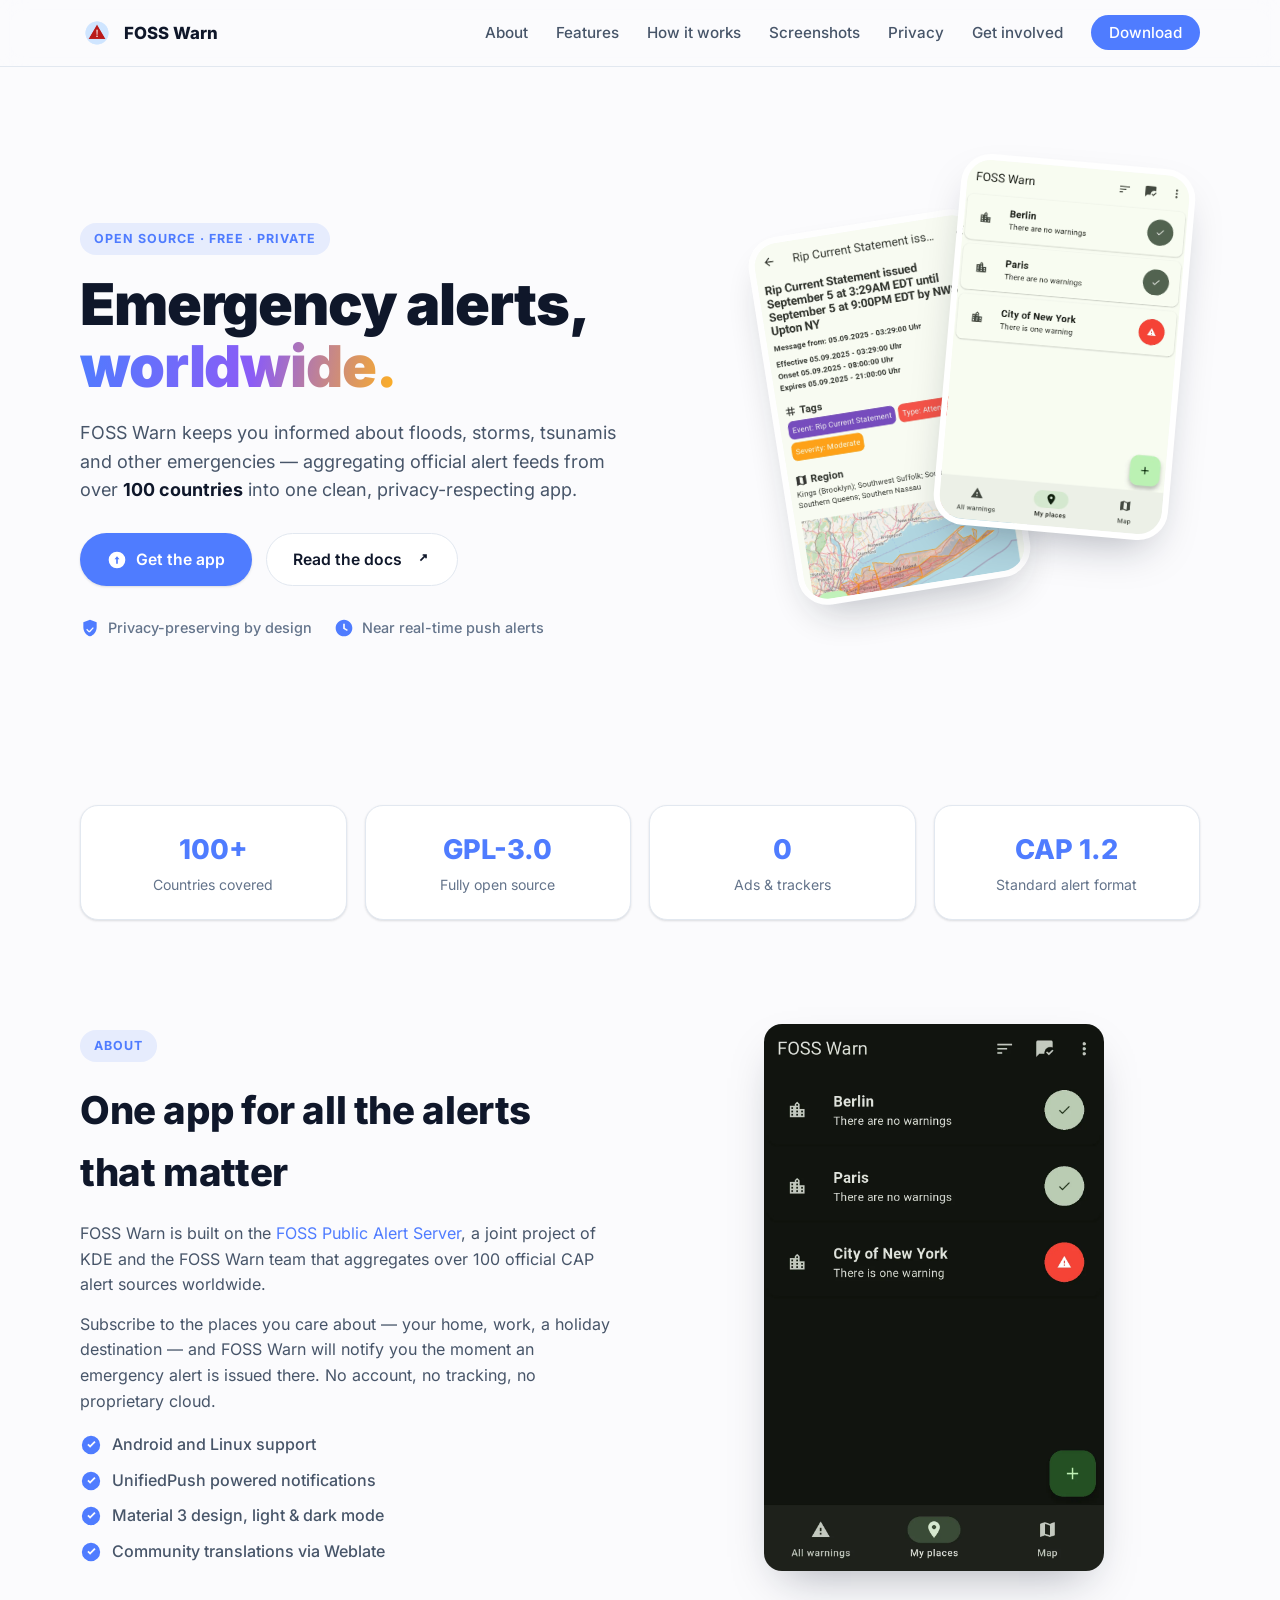
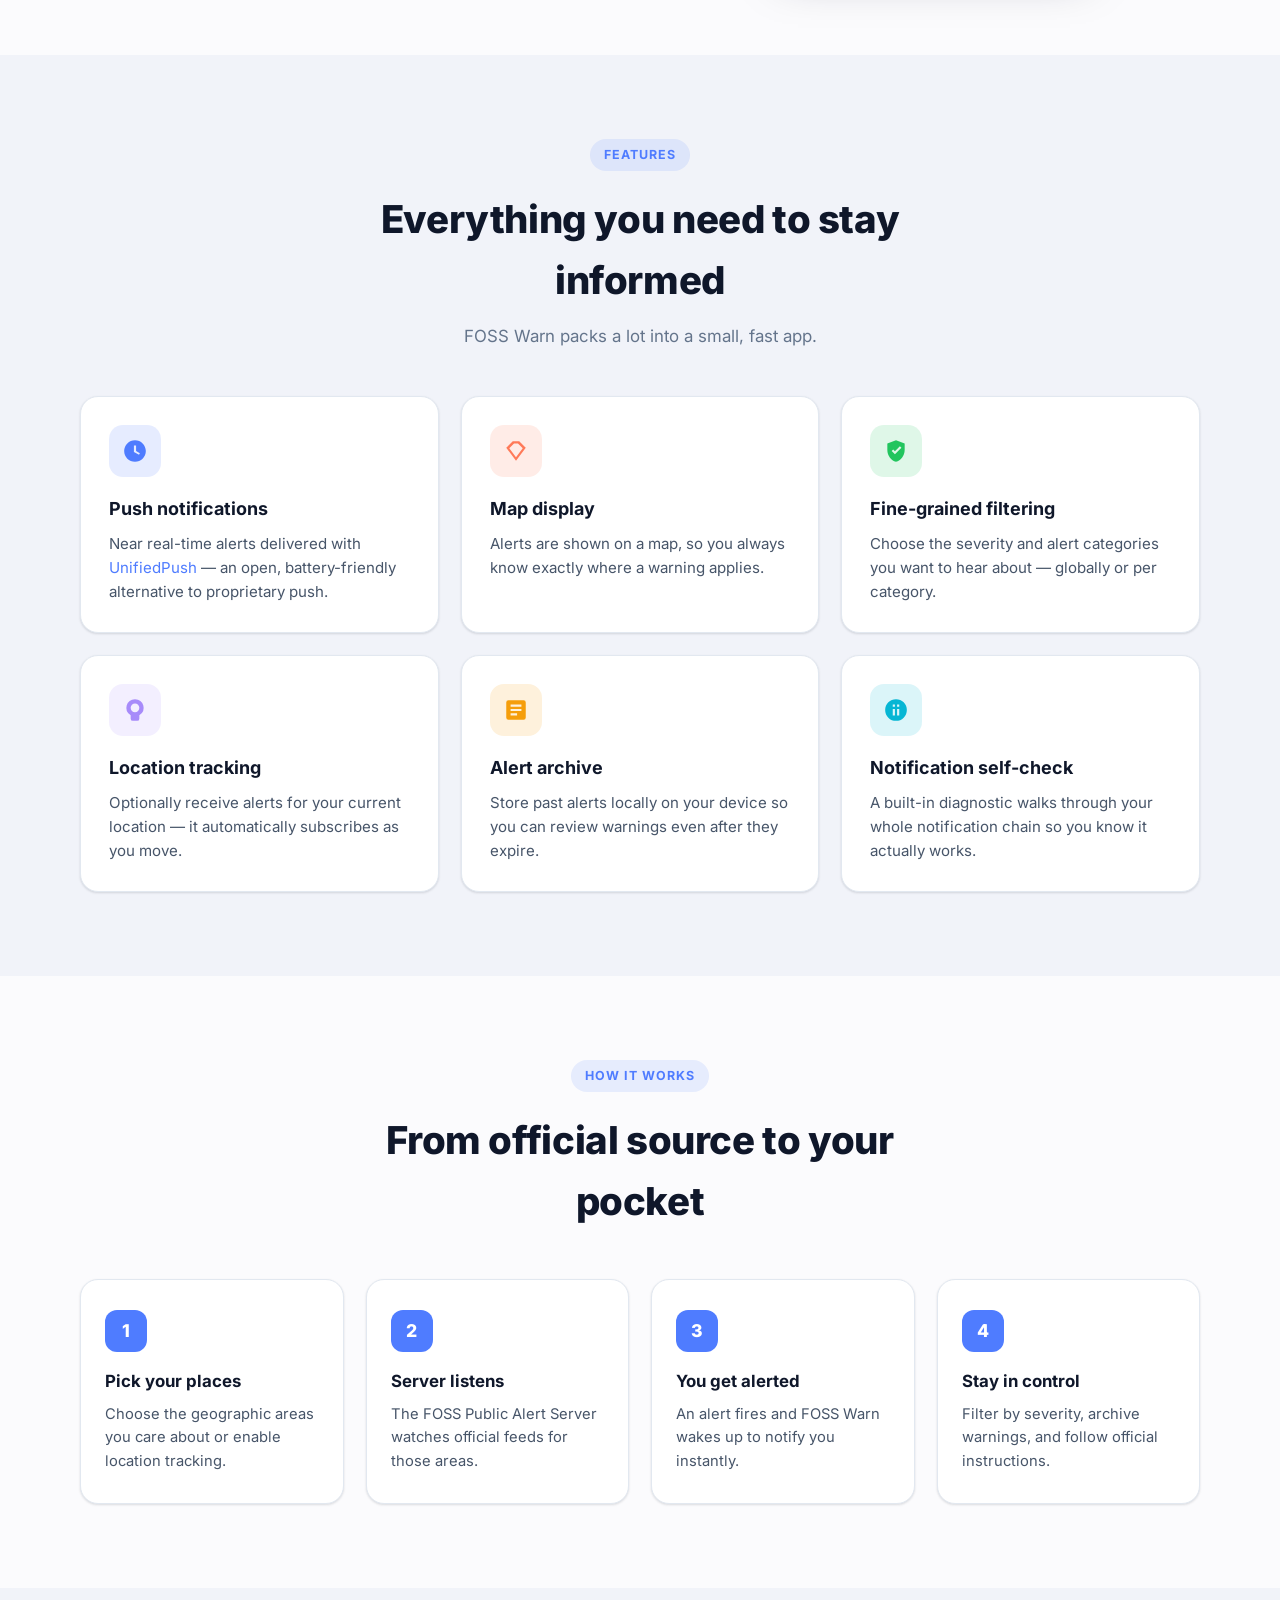
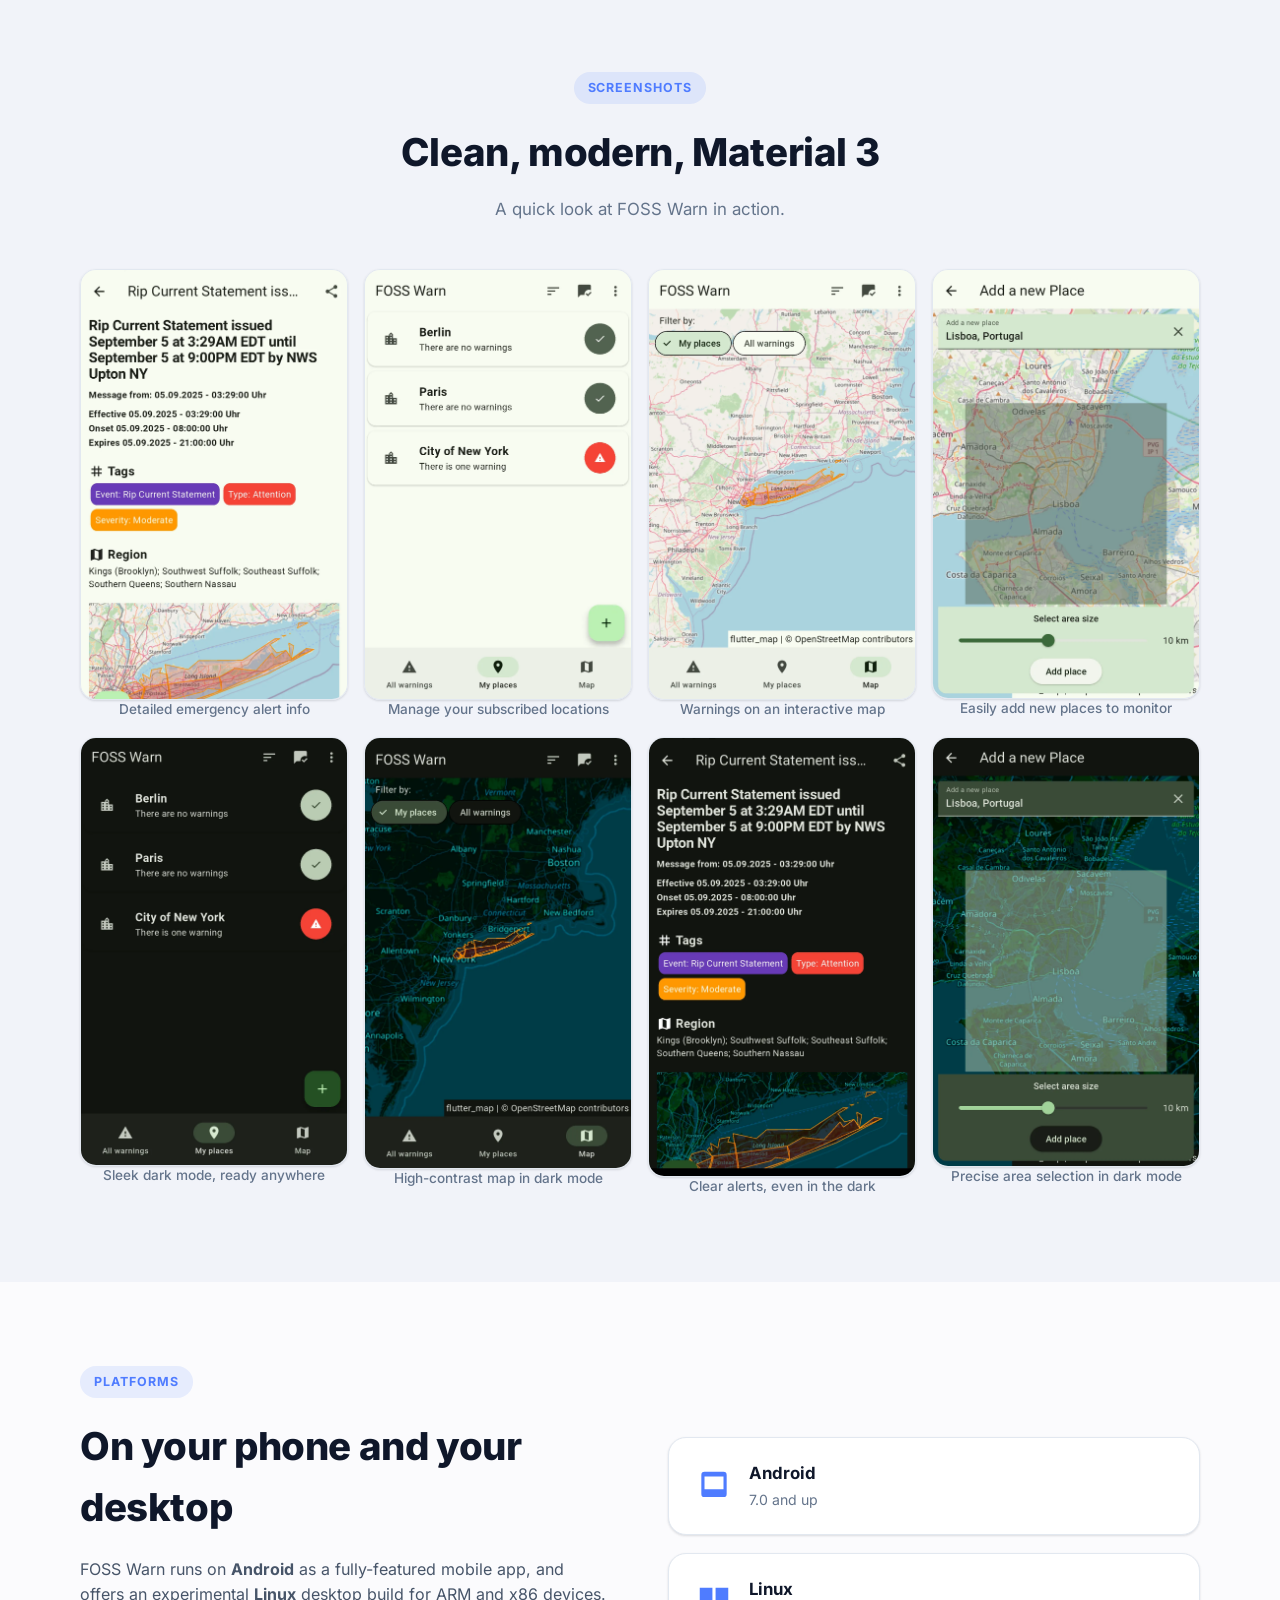
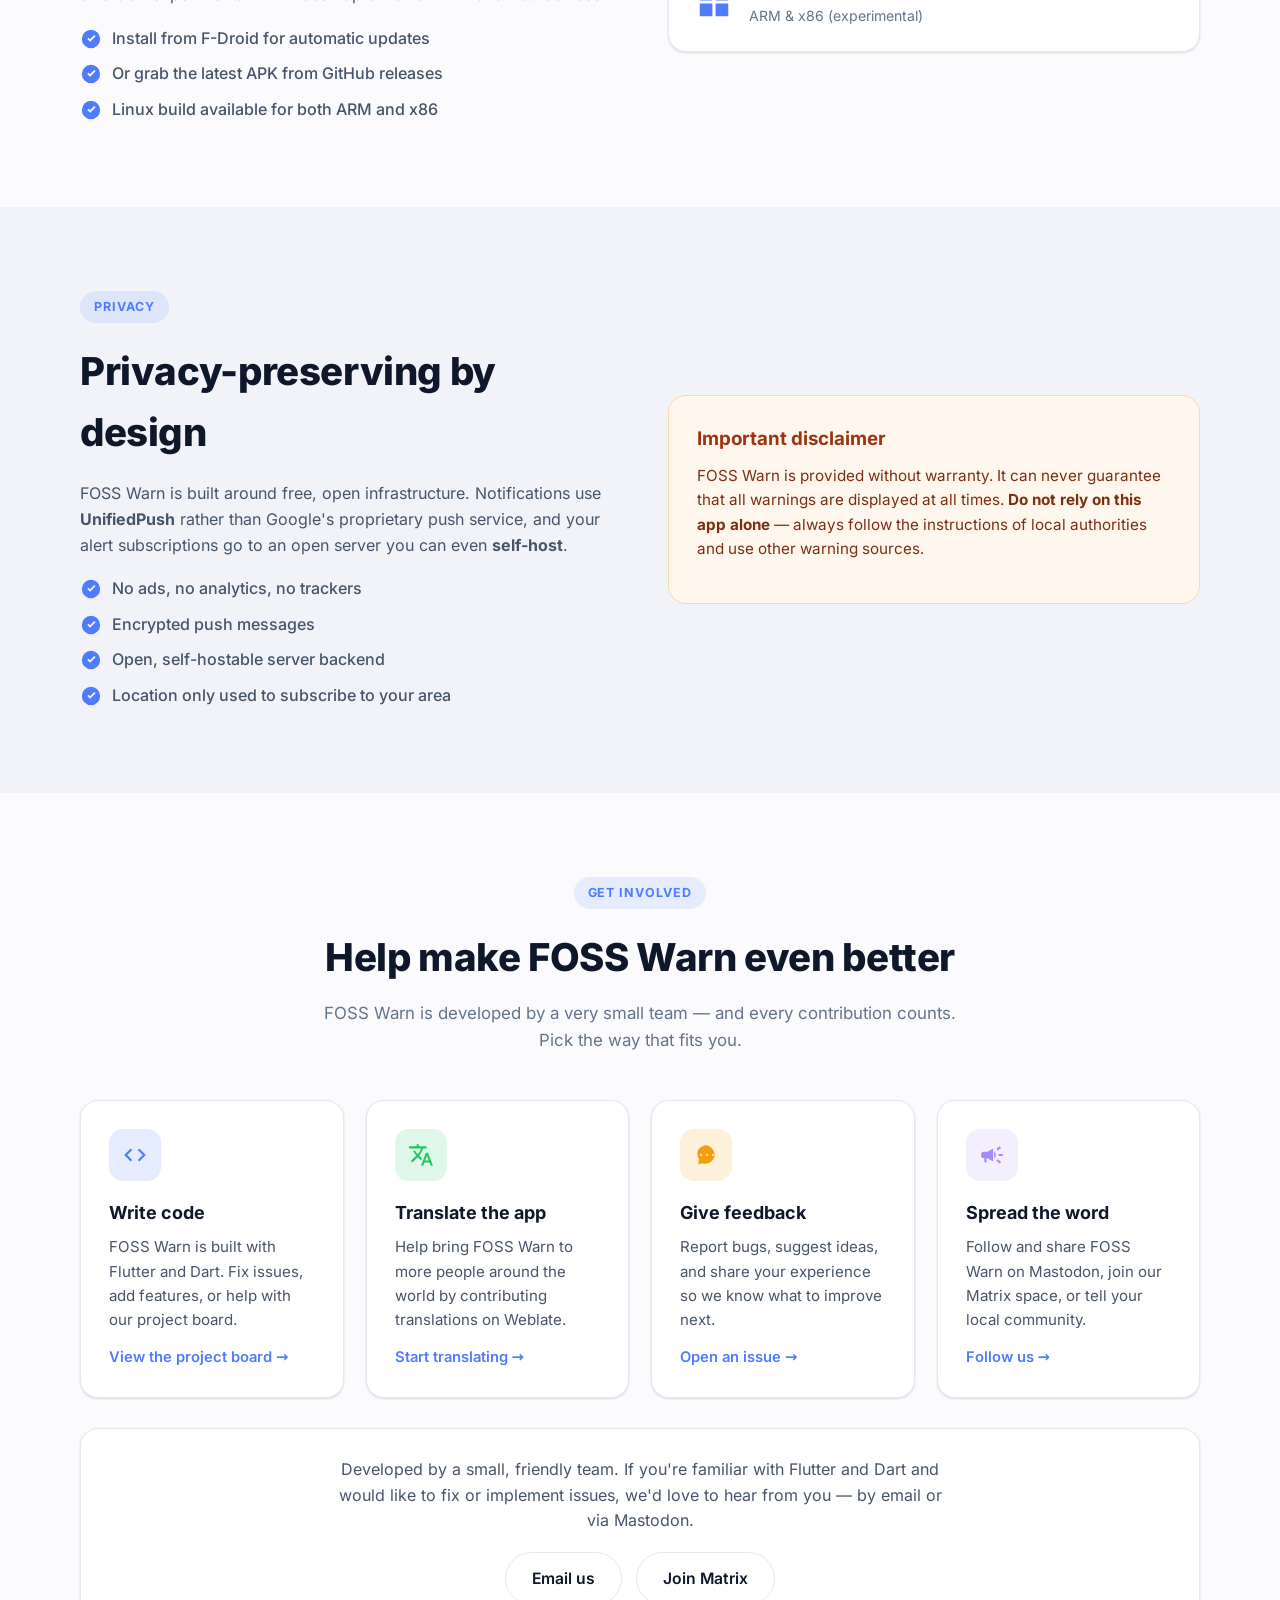
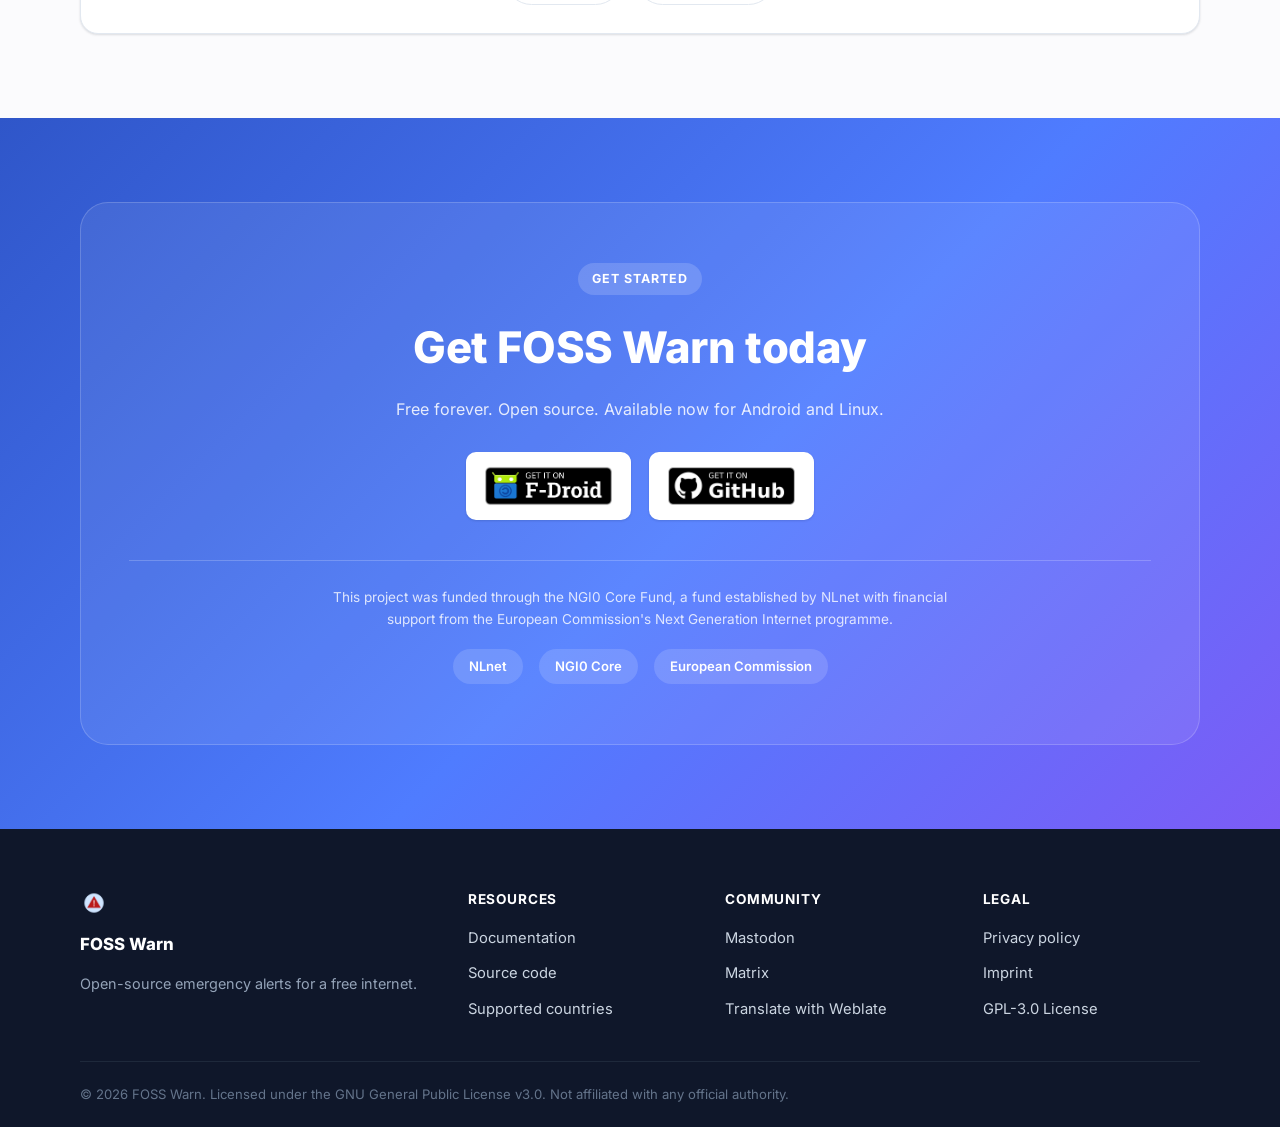
<file: website/index.html>
<!DOCTYPE html>
<html lang="en">
<head>
  <meta charset="UTF-8" />
  <meta name="viewport" content="width=device-width, initial-scale=1.0" />
  <title>FOSS Warn — Emergency alerts, worldwide & open source</title>
  <meta name="description" content="FOSS Warn is a free, open-source app for Android and Linux that delivers emergency alerts from over 100 countries via the FOSS Public Alert Server." />
  <link rel="icon" type="image/png" href="assets/icon.png" />
  <link rel="stylesheet" href="styles.css" />
</head>
<body>
  <!--
    Material Design Icons (Apache-2.0) — used for the "Get involved" section's
    three icons (code, translate, campaign). Source:
    https://github.com/google/material-design-icons
    Licensed under the Apache License, Version 2.0.
    Icon paths may have been modified to fit the page's icon grid.
    All other inline SVG icons on this page are original artwork.
  -->
  <a class="skip-link" href="#main">Skip to content</a>

  <header class="site-header" id="site-header">
    <nav class="nav container" aria-label="Primary">
      <a class="brand" href="#top">
        <img src="assets/icon.png" alt="FOSS Warn logo" width="34" height="34" />
        <span>FOSS&nbsp;Warn</span>
      </a>
      <button class="nav-toggle" id="nav-toggle" aria-expanded="false" aria-controls="nav-menu" aria-label="Toggle menu">
        <span></span><span></span><span></span>
      </button>
      <ul class="nav-menu" id="nav-menu">
        <li><a href="#about">About</a></li>
        <li><a href="#features">Features</a></li>
        <li><a href="#how-it-works">How it works</a></li>
        <li><a href="#screenshots">Screenshots</a></li>
        <li><a href="#privacy">Privacy</a></li>
        <li><a href="#involved">Get involved</a></li>
        <li><a href="#download" class="nav-cta">Download</a></li>
      </ul>
    </nav>
  </header>

  <main id="main">
    <!-- HERO -->
    <section class="hero" id="top">
      <div class="container hero-grid">
        <div class="hero-copy">
          <span class="eyebrow">Open source · Free · Private</span>
          <h1>Emergency alerts,<br /><span class="grad">worldwide.</span></h1>
          <p class="lede">
            FOSS Warn keeps you informed about floods, storms, tsunamis and other
            emergencies — aggregating official alert feeds from over
            <strong>100 countries</strong> into one clean, privacy-respecting app.
          </p>
          <div class="hero-actions">
            <a class="btn btn-primary" href="#download">
              <svg viewBox="0 0 24 24" aria-hidden="true"><path fill="currentColor" d="M12 2a10 10 0 1 0 0 20 10 10 0 0 0 0-20Zm1 14.5h-2V11H9l3-3.5L15 11h-2v5.5Z"/></svg>
              Get the app
            </a>
            <a class="btn btn-ghost" href="https://docs.fosswarn.org" target="_blank" rel="noopener">
              Read the docs
              <svg viewBox="0 0 24 24" aria-hidden="true"><path fill="currentColor" d="M14 5h5v5h-2V8.4l-5 5-1.4-1.4 5-5H14V5Z"/></svg>
            </a>
          </div>
          <ul class="hero-meta">
            <li><svg viewBox="0 0 24 24" aria-hidden="true"><path fill="currentColor" d="M12 2 4 5v6c0 5 3.4 9.7 8 11 4.6-1.3 8-6 8-11V5l-8-3Zm0 15h-1.5l-3-3 1-1 2.5 2.5 4.5-4.5 1 1L12 17Z"/></svg> Privacy-preserving by design</li>
            <li><svg viewBox="0 0 24 24" aria-hidden="true"><path fill="currentColor" d="M12 2C6.5 2 2 6.5 2 12s4.5 10 10 10 10-4.5 10-10S17.5 2 12 2Zm-1 5h2v5l3.5 2-.8 1.5L11 13V7Z"/></svg> Near real-time push alerts</li>
          </ul>
        </div>
        <div class="hero-visual" aria-hidden="true">
          <img src="assets/screenshots/shot_1.webp" alt="" class="phone phone-back" />
          <img src="assets/screenshots/shot_2.webp" alt="" class="phone phone-front" />
        </div>
      </div>
    </section>

    <!-- TICKER / TRUST BAR -->
    <section class="trust container">
      <div class="trust-item">
        <span class="trust-num">100+</span>
        <span class="trust-label">Countries covered</span>
      </div>
      <div class="trust-item">
        <span class="trust-num">GPL-3.0</span>
        <span class="trust-label">Fully open source</span>
      </div>
      <div class="trust-item">
        <span class="trust-num">0</span>
        <span class="trust-label">Ads & trackers</span>
      </div>
      <div class="trust-item">
        <span class="trust-num">CAP 1.2</span>
        <span class="trust-label">Standard alert format</span>
      </div>
    </section>

    <!-- ABOUT -->
    <section class="section" id="about">
      <div class="container split">
        <div class="split-copy">
          <span class="eyebrow">About</span>
          <h2>One app for all the alerts that matter</h2>
          <p>
            FOSS Warn is built on the
            <a href="https://invent.kde.org/webapps/foss-public-alert-server" target="_blank" rel="noopener">FOSS Public Alert Server</a>,
            a joint project of KDE and the FOSS Warn team that aggregates over
            100 official CAP alert sources worldwide.
          </p>
          <p>
            Subscribe to the places you care about — your home, work, a holiday
            destination — and FOSS Warn will notify you the moment an emergency
            alert is issued there. No account, no tracking, no proprietary cloud.
          </p>
          <ul class="check-list">
            <li>Android and Linux support</li>
            <li>UnifiedPush powered notifications</li>
            <li>Material 3 design, light & dark mode</li>
            <li>Community translations via Weblate</li>
          </ul>
        </div>
        <div class="split-visual">
          <img src="assets/screenshots/shot_5.webp" alt="FOSS Warn showing the subscribed places list" />
        </div>
      </div>
    </section>

    <!-- FEATURES -->
    <section class="section section-alt" id="features">
      <div class="container">
        <div class="section-head">
          <span class="eyebrow">Features</span>
          <h2>Everything you need to stay informed</h2>
          <p>FOSS Warn packs a lot into a small, fast app.</p>
        </div>
        <div class="feature-grid">
          <article class="card">
            <div class="card-icon" style="--i:#4f7cff"><svg viewBox="0 0 24 24" aria-hidden="true"><path fill="currentColor" d="M12 2C6.5 2 2 6.5 2 12s4.5 10 10 10 10-4.5 10-10S17.5 2 12 2Zm-1 5h2v5l3.5 2-.8 1.5L11 13V7Z"/></svg></div>
            <h3>Push notifications</h3>
            <p>Near real-time alerts delivered with <a href="https://unifiedpush.org" target="_blank" rel="noopener">UnifiedPush</a> — an open, battery-friendly alternative to proprietary push.</p>
          </article>
          <article class="card">
            <div class="card-icon" style="--i:#ff7a59"><svg viewBox="0 0 24 24" aria-hidden="true"><path fill="currentColor" d="M9 3 3 9l9 12 9-12-6-6H9Zm1.2 2h3.6l4.4 4.4-6.2 8.3-6.2-8.3L10.2 5Z"/></svg></div>
            <h3>Map display</h3>
            <p>Alerts are shown on a map, so you always know exactly where a warning applies.</p>
          </article>
          <article class="card">
            <div class="card-icon" style="--i:#22c55e"><svg viewBox="0 0 24 24" aria-hidden="true"><path fill="currentColor" d="M12 2 4 5v6c0 5 3.4 9.7 8 11 4.6-1.3 8-6 8-11V5l-8-3Zm-1 13-3-3 1.4-1.4L11 12.2l4.6-4.6L17 9l-6 6Z"/></svg></div>
            <h3>Fine-grained filtering</h3>
            <p>Choose the severity and alert categories you want to hear about — globally or per category.</p>
          </article>
          <article class="card">
            <div class="card-icon" style="--i:#a78bfa"><svg viewBox="0 0 24 24" aria-hidden="true"><path fill="currentColor" d="M12 2a8 8 0 0 0-4 14.9V20a2 2 0 0 0 2 2h4a2 2 0 0 0 2-2v-3.1A8 8 0 0 0 12 2Zm0 4a4 4 0 1 1 0 8 4 4 0 0 1 0-8Z"/></svg></div>
            <h3>Location tracking</h3>
            <p>Optionally receive alerts for your current location — it automatically subscribes as you move.</p>
          </article>
          <article class="card">
            <div class="card-icon" style="--i:#f59e0b"><svg viewBox="0 0 24 24" aria-hidden="true"><path fill="currentColor" d="M5 3h14a2 2 0 0 1 2 2v14a2 2 0 0 1-2 2H5a2 2 0 0 1-2-2V5a2 2 0 0 1 2-2Zm2 6h10V7H7v2Zm0 4h10v-2H7v2Zm0 4h6v-2H7v2Z"/></svg></div>
            <h3>Alert archive</h3>
            <p>Store past alerts locally on your device so you can review warnings even after they expire.</p>
          </article>
          <article class="card">
            <div class="card-icon" style="--i:#06b6d4"><svg viewBox="0 0 24 24" aria-hidden="true"><path fill="currentColor" d="M12 2a10 10 0 1 0 10 10A10 10 0 0 0 12 2Zm-1 15h-2v-6h2v6Zm0-8h-2V7h2v2Zm4 8h-2v-6h2v6Zm0-8h-2V7h2v2Z"/></svg></div>
            <h3>Notification self-check</h3>
            <p>A built-in diagnostic walks through your whole notification chain so you know it actually works.</p>
          </article>
        </div>
      </div>
    </section>

    <!-- HOW IT WORKS -->
    <section class="section" id="how-it-works">
      <div class="container">
        <div class="section-head">
          <span class="eyebrow">How it works</span>
          <h2>From official source to your pocket</h2>
        </div>
        <ol class="steps">
          <li>
            <span class="step-num">1</span>
            <h3>Pick your places</h3>
            <p>Choose the geographic areas you care about or enable location tracking.</p>
          </li>
          <li>
            <span class="step-num">2</span>
            <h3>Server listens</h3>
            <p>The FOSS Public Alert Server watches official feeds for those areas.</p>
          </li>
          <li>
            <span class="step-num">3</span>
            <h3>You get alerted</h3>
            <p>An alert fires and FOSS Warn wakes up to notify you instantly.</p>
          </li>
          <li>
            <span class="step-num">4</span>
            <h3>Stay in control</h3>
            <p>Filter by severity, archive warnings, and follow official instructions.</p>
          </li>
        </ol>
      </div>
    </section>

    <!-- SCREENSHOTS -->
    <section class="section section-alt" id="screenshots">
      <div class="container">
        <div class="section-head">
          <span class="eyebrow">Screenshots</span>
          <h2>Clean, modern, Material 3</h2>
          <p>A quick look at FOSS Warn in action.</p>
        </div>
        <div class="gallery" id="gallery">
          <button class="gallery-arrow gallery-arrow-prev" type="button" aria-label="Previous screenshot" aria-controls="gallery-track">
            <svg viewBox="0 0 24 24" aria-hidden="true"><path fill="currentColor" d="M15 5 8 12l7 7 1.4-1.4L10.8 12l5.6-5.6L15 5Z"/></svg>
          </button>
          <ul class="gallery-track" id="gallery-track" tabindex="0" aria-label="FOSS Warn screenshots — swipe through or use the arrow keys">
            <li class="gallery-slide">
              <button class="gallery-btn" type="button" aria-label="View screenshot 1: detailed emergency alert info">
                <img src="assets/screenshots/shot_1.webp" alt="FOSS Warn alert detail in light mode" loading="lazy" decoding="async" />
                <span class="expand" aria-hidden="true"><svg viewBox="0 0 24 24"><path fill="currentColor" d="M5 5h5v2H7v3H5V5Zm9 0h5v5h-2V7h-3V5ZM5 14v5h5v-2H7v-3H5Zm12 0v3h-3v2h5v-5h-2Z"/></svg></span>
              </button>
              <p class="gallery-caption">Detailed emergency alert info</p>
            </li>
            <li class="gallery-slide">
              <button class="gallery-btn" type="button" aria-label="View screenshot 2: list of subscribed places">
                <img src="assets/screenshots/shot_2.webp" alt="FOSS Warn list of subscribed places in light mode" loading="lazy" decoding="async" />
                <span class="expand" aria-hidden="true"><svg viewBox="0 0 24 24"><path fill="currentColor" d="M5 5h5v2H7v3H5V5Zm9 0h5v5h-2V7h-3V5ZM5 14v5h5v-2H7v-3H5Zm12 0v3h-3v2h5v-5h-2Z"/></svg></span>
              </button>
              <p class="gallery-caption">Manage your subscribed locations</p>
            </li>
            <li class="gallery-slide">
              <button class="gallery-btn" type="button" aria-label="View screenshot 3: warnings on an interactive map">
                <img src="assets/screenshots/shot_3.webp" alt="FOSS Warn map with warning areas in light mode" loading="lazy" decoding="async" />
                <span class="expand" aria-hidden="true"><svg viewBox="0 0 24 24"><path fill="currentColor" d="M5 5h5v2H7v3H5V5Zm9 0h5v5h-2V7h-3V5ZM5 14v5h5v-2H7v-3H5Zm12 0v3h-3v2h5v-5h-2Z"/></svg></span>
              </button>
              <p class="gallery-caption">Warnings on an interactive map</p>
            </li>
            <li class="gallery-slide">
              <button class="gallery-btn" type="button" aria-label="View screenshot 4: adding a new place">
                <img src="assets/screenshots/shot_4.webp" alt="FOSS Warn adding a new place with the map in light mode" loading="lazy" decoding="async" />
                <span class="expand" aria-hidden="true"><svg viewBox="0 0 24 24"><path fill="currentColor" d="M5 5h5v2H7v3H5V5Zm9 0h5v5h-2V7h-3V5ZM5 14v5h5v-2H7v-3H5Zm12 0v3h-3v2h5v-5h-2Z"/></svg></span>
              </button>
              <p class="gallery-caption">Easily add new places to monitor</p>
            </li>
            <li class="gallery-slide">
              <button class="gallery-btn" type="button" aria-label="View screenshot 5: subscribed places in dark mode">
                <img src="assets/screenshots/shot_5.webp" alt="FOSS Warn list of subscribed places in dark mode" loading="lazy" decoding="async" />
                <span class="expand" aria-hidden="true"><svg viewBox="0 0 24 24"><path fill="currentColor" d="M5 5h5v2H7v3H5V5Zm9 0h5v5h-2V7h-3V5ZM5 14v5h5v-2H7v-3H5Zm12 0v3h-3v2h5v-5h-2Z"/></svg></span>
              </button>
              <p class="gallery-caption">Sleek dark mode, ready anywhere</p>
            </li>
            <li class="gallery-slide">
              <button class="gallery-btn" type="button" aria-label="View screenshot 6: the map in dark mode">
                <img src="assets/screenshots/shot_6.webp" alt="FOSS Warn map with warning areas in dark mode" loading="lazy" decoding="async" />
                <span class="expand" aria-hidden="true"><svg viewBox="0 0 24 24"><path fill="currentColor" d="M5 5h5v2H7v3H5V5Zm9 0h5v5h-2V7h-3V5ZM5 14v5h5v-2H7v-3H5Zm12 0v3h-3v2h5v-5h-2Z"/></svg></span>
              </button>
              <p class="gallery-caption">High-contrast map in dark mode</p>
            </li>
            <li class="gallery-slide">
              <button class="gallery-btn" type="button" aria-label="View screenshot 7: alert detail in dark mode">
                <img src="assets/screenshots/shot_7.webp" alt="FOSS Warn alert detail in dark mode" loading="lazy" decoding="async" />
                <span class="expand" aria-hidden="true"><svg viewBox="0 0 24 24"><path fill="currentColor" d="M5 5h5v2H7v3H5V5Zm9 0h5v5h-2V7h-3V5ZM5 14v5h5v-2H7v-3H5Zm12 0v3h-3v2h5v-5h-2Z"/></svg></span>
              </button>
              <p class="gallery-caption">Clear alerts, even in the dark</p>
            </li>
            <li class="gallery-slide">
              <button class="gallery-btn" type="button" aria-label="View screenshot 8: adding a place in dark mode">
                <img src="assets/screenshots/shot_8.webp" alt="FOSS Warn adding a new place with the map in dark mode" loading="lazy" decoding="async" />
                <span class="expand" aria-hidden="true"><svg viewBox="0 0 24 24"><path fill="currentColor" d="M5 5h5v2H7v3H5V5Zm9 0h5v5h-2V7h-3V5ZM5 14v5h5v-2H7v-3H5Zm12 0v3h-3v2h5v-5h-2Z"/></svg></span>
              </button>
              <p class="gallery-caption">Precise area selection in dark mode</p>
            </li>
          </ul>
          <button class="gallery-arrow gallery-arrow-next" type="button" aria-label="Next screenshot" aria-controls="gallery-track">
            <svg viewBox="0 0 24 24" aria-hidden="true"><path fill="currentColor" d="M9 5l7 7-7 7-1.4-1.4 5.6-5.6-5.6-5.6L9 5Z"/></svg>
          </button>
          <div class="gallery-dots" id="gallery-dots" role="group" aria-label="Choose a screenshot"></div>
        </div>
        <p class="gallery-hint">Swipe to browse on mobile — <strong>tap an image</strong> to view it full size.</p>
      </div>
    </section>

    <!-- PLATFORMS -->
    <section class="section" id="platforms">
      <div class="container split">
        <div class="split-copy">
          <span class="eyebrow">Platforms</span>
          <h2>On your phone and your desktop</h2>
          <p>
            FOSS Warn runs on <strong>Android</strong> as a fully-featured mobile
            app, and offers an experimental <strong>Linux</strong> desktop build
            for ARM and x86 devices.
          </p>
          <ul class="check-list">
            <li>Install from F-Droid for automatic updates</li>
            <li>Or grab the latest APK from GitHub releases</li>
            <li>Linux build available for both ARM and x86</li>
          </ul>
        </div>
        <div class="platform-visual">
          <div class="platform-tile">
            <svg viewBox="0 0 24 24" aria-hidden="true"><path fill="currentColor" d="M6 3h12a2 2 0 0 1 2 2v12a2 2 0 0 1-2 2H6a2 2 0 0 1-2-2V5a2 2 0 0 1 2-2Zm0 3v8h12V6H6Z"/></svg>
            <div><strong>Android</strong><span>7.0 and up</span></div>
          </div>
          <div class="platform-tile">
            <svg viewBox="0 0 24 24" aria-hidden="true"><path fill="currentColor" d="M3 3h8v8H3V3Zm10 0h8v8h-8V3ZM3 13h8v8H3v-8Zm10 0h8v8h-8v-8Z"/></svg>
            <div><strong>Linux</strong><span>ARM & x86 (experimental)</span></div>
          </div>
        </div>
      </div>
    </section>

    <!-- PRIVACY -->
    <section class="section section-alt" id="privacy">
      <div class="container split">
        <div class="split-copy">
          <span class="eyebrow">Privacy</span>
          <h2>Privacy-preserving by design</h2>
          <p>
            FOSS Warn is built around free, open infrastructure. Notifications use
            <strong>UnifiedPush</strong> rather than Google's proprietary push
            service, and your alert subscriptions go to an open server you can
            even <strong>self-host</strong>.
          </p>
          <ul class="check-list">
            <li>No ads, no analytics, no trackers</li>
            <li>Encrypted push messages</li>
            <li>Open, self-hostable server backend</li>
            <li>Location only used to subscribe to your area</li>
          </ul>
        </div>
        <div class="split-copy">
          <div class="notice-card">
            <h3>Important disclaimer</h3>
            <p>
              FOSS Warn is provided without warranty. It can never guarantee that
              all warnings are displayed at all times. <strong>Do not rely on this
              app alone</strong> — always follow the instructions of local authorities
              and use other warning sources.
            </p>
          </div>
        </div>
      </div>
    </section>

    <!-- GET INVOLVED -->
    <section class="section" id="involved">
      <div class="container">
        <div class="section-head">
          <span class="eyebrow">Get involved</span>
          <h2>Help make FOSS Warn even better</h2>
          <p>FOSS Warn is developed by a very small team — and every contribution counts. Pick the way that fits you.</p>
        </div>
        <div class="involve-grid">
          <article class="card">
            <div class="card-icon" style="--i:#4f7cff"><svg viewBox="0 0 24 24" aria-hidden="true"><path fill="currentColor" d="M9.4 16.6 4.8 12l4.6-4.6L8 6l-6 6 6 6 1.4-1.4zm5.2 0 4.6-4.6-4.6-4.6L16 6l6 6-6 6-1.4-1.4z"/></svg></div>
            <h3>Write code</h3>
            <p>FOSS Warn is built with Flutter and Dart. Fix issues, add features, or help with our project board.</p>
            <a class="card-link" href="https://github.com/users/nucleus-ffm/projects/4" target="_blank" rel="noopener">View the project board →</a>
          </article>
          <article class="card">
            <div class="card-icon" style="--i:#22c55e"><svg viewBox="0 0 24 24" aria-hidden="true"><path fill="currentColor" d="m12.87 15.07-2.54-2.51.03-.03A17.52 17.52 0 0 0 14.07 6H17V4h-7V2H8v2H1v1.99h11.17C11.5 7.92 10.44 9.75 9 11.35 8.07 10.32 7.3 9.19 6.69 8h-2c.73 1.63 1.73 3.17 2.98 4.56l-5.09 5.02L4 19l5-5 3.11 3.11.76-2.04zM18.5 10h-2L12 22h2l1.12-3h4.75L21 22h2l-4.5-12zm-2.62 7 1.62-4.33L19.12 17h-3.24z"/></svg></div>
            <h3>Translate the app</h3>
            <p>Help bring FOSS Warn to more people around the world by contributing translations on Weblate.</p>
            <a class="card-link" href="https://hosted.weblate.org/projects/foss-warn/" target="_blank" rel="noopener">Start translating →</a>
          </article>
          <article class="card">
            <div class="card-icon" style="--i:#f59e0b"><svg viewBox="0 0 24 24" aria-hidden="true"><path fill="currentColor" d="M13 3c-5 0-9 3.6-9 8 0 1.6.5 3.1 1.4 4.4L5 21l3.2-1.4c.7.3 1.5.4 2.8.4 5 0 9-3.6 9-8s-4-9-9-9ZM7.5 13a1 1 0 1 1 0-2 1 1 0 0 1 0 2Zm5.5 0a1 1 0 1 1 0-2 1 1 0 0 1 0 2Zm5.5 0a1 1 0 1 1 0-2 1 1 0 0 1 0 2Z"/></svg></div>
            <h3>Give feedback</h3>
            <p>Report bugs, suggest ideas, and share your experience so we know what to improve next.</p>
            <a class="card-link" href="https://github.com/nucleus-ffm/foss_warn/issues" target="_blank" rel="noopener">Open an issue →</a>
          </article>
          <article class="card">
            <div class="card-icon" style="--i:#a78bfa"><svg viewBox="0 0 24 24" aria-hidden="true"><path fill="currentColor" d="M18 11v2h4v-2h-4zm-2 6.61c.96.71 2.21 1.65 3.2 2.39.4-.53.8-1.07 1.2-1.6-.99-.74-2.24-1.68-3.2-2.4-.4.54-.8 1.08-1.2 1.61zM20.4 5.6c-.4-.53-.8-1.07-1.2-1.6-.99.74-2.24 1.68-3.2 2.4.4.53.8 1.07 1.2 1.6.96-.72 2.21-1.65 3.2-2.4zM4 9c-1.1 0-2 .9-2 2v2c0 1.1.9 2 2 2h1v4h2v-4h1l5 3V6L8 9H4zm11.5 3c0-1.33-.58-2.53-1.5-3.35v6.69c.92-.81 1.5-2.01 1.5-3.34z"/></svg></div>
            <h3>Spread the word</h3>
            <p>Follow and share FOSS Warn on Mastodon, join our Matrix space, or tell your local community.</p>
            <a class="card-link" href="https://social.tchncs.de/@foss_warn" target="_blank" rel="noopener">Follow us →</a>
          </article>
        </div>
        <div class="involve-note">
          <p>Developed by a small, friendly team. If you're familiar with Flutter and Dart and would like to fix or implement issues, we'd love to hear from you — by email or via Mastodon.</p>
          <div class="involve-contacts">
            <a class="btn btn-ghost" href="mailto:foss-warn@posteo.de">Email us</a>
            <a class="btn btn-ghost" href="https://matrix.to/#/#foss_warn:tchncs.de" target="_blank" rel="noopener">Join Matrix</a>
          </div>
        </div>
      </div>
    </section>

    <!-- DOWNLOAD -->
    <section class="section download" id="download">
      <div class="container download-card">
        <div class="download-copy">
          <span class="eyebrow">Get started</span>
          <h2>Get FOSS Warn today</h2>
          <p>Free forever. Open source. Available now for Android and Linux.</p>
        </div>
        <div class="download-actions">
          <a href="https://f-droid.org/packages/de.nucleus.foss_warn/" target="_blank" rel="noopener">
            <img src="assets/badge-fdroid.png" alt="Get it on F-Droid" class="store-badge" />
          </a>
          <a href="https://github.com/nucleus-ffm/foss_warn/releases" target="_blank" rel="noopener">
            <img src="assets/badge-github.png" alt="Get it on GitHub" class="store-badge" />
          </a>
        </div>
        <div class="funding">
          <p>This project was funded through the NGI0 Core Fund, a fund established by NLnet with financial support from the European Commission's Next Generation Internet programme.</p>
          <div class="funding-logos">
            <span>NLnet</span>
            <span>NGI0 Core</span>
            <span>European Commission</span>
          </div>
        </div>
      </div>
    </section>
  </main>

  <footer class="site-footer">
    <div class="container footer-grid">
      <div class="footer-brand">
        <img src="assets/icon.png" alt="FOSS Warn logo" width="28" height="28" />
        <span>FOSS Warn</span>
        <p>Open-source emergency alerts for a free internet.</p>
      </div>
      <div class="footer-col">
        <h4>Resources</h4>
        <ul>
          <li><a href="https://docs.fosswarn.org" target="_blank" rel="noopener">Documentation</a></li>
          <li><a href="https://github.com/nucleus-ffm/foss_warn" target="_blank" rel="noopener">Source code</a></li>
          <li><a href="https://alerts.kde.org/sources/status" target="_blank" rel="noopener">Supported countries</a></li>
        </ul>
      </div>
      <div class="footer-col">
        <h4>Community</h4>
        <ul>
          <li><a href="https://social.tchncs.de/@foss_warn" target="_blank" rel="noopener">Mastodon</a></li>
          <li><a href="https://matrix.to/#/#foss_warn:tchncs.de" target="_blank" rel="noopener">Matrix</a></li>
          <li><a href="https://hosted.weblate.org/projects/foss-warn/" target="_blank" rel="noopener">Translate with Weblate</a></li>
        </ul>
      </div>
      <div class="footer-col">
        <h4>Legal</h4>
        <ul>
          <li><a href="https://docs.fosswarn.org/legal/privacy_policy" target="_blank" rel="noopener">Privacy policy</a></li>
          <li><a href="https://docs.fosswarn.org/legal/imprint" target="_blank" rel="noopener">Imprint</a></li>
          <li><a href="https://github.com/nucleus-ffm/foss_warn/blob/main/LICENSE" target="_blank" rel="noopener">GPL-3.0 License</a></li>
        </ul>
      </div>
    </div>
    <div class="container footer-bottom">
      <p>© 2026 FOSS Warn. Licensed under the GNU General Public License v3.0. Not affiliated with any official authority.</p>
    </div>
  </footer>

  <!-- Lightbox -->
  <div class="lightbox" id="lightbox" role="dialog" aria-modal="true" aria-label="Screenshot viewer" hidden>
    <div class="lightbox-stage" id="lightbox-stage">
      <img class="lightbox-img" id="lightbox-img" alt="" />
    </div>
    <button class="lightbox-btn lightbox-close" id="lb-close" type="button" aria-label="Close viewer">
      <svg viewBox="0 0 24 24" aria-hidden="true"><path fill="currentColor" d="M6.4 5 12 10.6 17.6 5 19 6.4 13.4 12 19 17.6 17.6 19 12 13.4 6.4 19 5 17.6 10.6 12 5 6.4 6.4 5Z"/></svg>
    </button>
    <button class="lightbox-btn lightbox-nav lightbox-prev" id="lb-prev" type="button" aria-label="Previous screenshot">
      <svg viewBox="0 0 24 24" aria-hidden="true"><path fill="currentColor" d="M15 5 8 12l7 7 1.4-1.4L10.8 12l5.6-5.6L15 5Z"/></svg>
    </button>
    <button class="lightbox-btn lightbox-nav lightbox-next" id="lb-next" type="button" aria-label="Next screenshot">
      <svg viewBox="0 0 24 24" aria-hidden="true"><path fill="currentColor" d="M9 5l7 7-7 7-1.4-1.4 5.6-5.6-5.6-5.6L9 5Z"/></svg>
    </button>
    <div class="lightbox-zoombar" role="group" aria-label="Zoom controls">
      <button class="lightbox-btn" id="lb-zoom-out" type="button" aria-label="Zoom out">
        <svg viewBox="0 0 24 24" aria-hidden="true"><path fill="currentColor" d="M5 11h14v2H5z"/></svg>
      </button>
      <span class="lightbox-zoom-label" id="lb-zoom-label">Fit</span>
      <button class="lightbox-btn" id="lb-zoom-in" type="button" aria-label="Zoom in">
        <svg viewBox="0 0 24 24" aria-hidden="true"><path fill="currentColor" d="M11 5h2v6h6v2h-6v6h-2v-6H5v-2h6V5Z"/></svg>
      </button>
      <button class="lightbox-btn lightbox-fit" id="lb-zoom-reset" type="button">Fit</button>
      <button class="lightbox-btn lightbox-max" id="lb-fullscreen" type="button" aria-label="Maximize viewer (fullscreen)" aria-pressed="false">
        <svg viewBox="0 0 24 24" aria-hidden="true"><path fill="currentColor" d="M5 5h5v2H7v3H5V5Zm9 0h5v5h-2V7h-3V5ZM5 14v5h5v-2H7v-3H5Zm12 0v3h-3v2h5v-5h-2Z"/></svg>
      </button>
    </div>
    <div class="lightbox-meta">
      <span class="lightbox-counter" id="lb-counter" aria-live="polite">1 / 8</span>
      <div class="lightbox-dots" id="lb-dots" role="group" aria-label="Choose a screenshot"></div>
      <span class="lightbox-caption" id="lb-caption"></span>
    </div>
  </div>

  <script src="script.js"></script>
</body>
</html>
</file>
<file: website/styles.css>
:root {
  --bg: #fbfbfd;
  --bg-alt: #f1f3f9;
  --surface: #ffffff;
  --text: #0f172a;
  --text-soft: #475569;
  --muted: #64748b;
  --border: #e2e8f0;
  --brand: #4f7cff;
  --brand-dark: #2f56c9;
  --accent: #ffb020;
  --danger: #e11d48;
  --radius: 18px;
  --shadow-sm: 0 1px 2px rgba(15, 23, 42, .06), 0 1px 3px rgba(15, 23, 42, .08);
  --shadow-lg: 0 20px 45px -18px rgba(15, 23, 42, .35);
  --container: 1120px;
}

* { box-sizing: border-box; margin: 0; padding: 0; }

/* Self-hosted Inter (SIL Open Font License 1.1) — no external requests.
   Copyright (c) 2016 The Inter Project Authors.
   See fonts/LICENSE.txt (assets/fonts/LICENSE.txt) for the full license.
   "Inter" is a Reserved Font Name; the bundled files are unmodified. */
@font-face {
  font-family: "Inter";
  font-style: normal;
  font-weight: 400 900;
  font-display: swap;
  src: url("assets/fonts/inter-latin.woff2") format("woff2");
  unicode-range: U+0000-00FF, U+0131, U+0152-0153, U+02BB-02BC, U+02C6, U+02DA, U+02DC, U+0304, U+0308, U+0329, U+2000-206F, U+20AC, U+2122, U+2191, U+2193, U+2212, U+2215, U+FEFF, U+FFFD;
}
@font-face {
  font-family: "Inter";
  font-style: normal;
  font-weight: 400 900;
  font-display: swap;
  src: url("assets/fonts/inter-latin-ext.woff2") format("woff2");
  unicode-range: U+0100-02BA, U+02BD-02C5, U+02C7-02CC, U+02CE-02D7, U+02DD-02FF, U+0304, U+0308, U+0329, U+1D00-1DBF, U+1E00-1E9F, U+1EF2-1EFF, U+2020, U+20A0-20AB, U+20AD-20C4, U+2113, U+2C60-2C7F, U+A720-A7FF;
}
@font-face {
  font-family: "Inter";
  font-style: normal;
  font-weight: 400 900;
  font-display: swap;
  src: url("assets/fonts/inter-cyrillic-ext.woff2") format("woff2");
  unicode-range: U+0460-052F, U+1C80-1C8A, U+20B4, U+2DE0-2DFF, U+A640-A69F, U+FE2E-FE2F;
}
@font-face {
  font-family: "Inter";
  font-style: normal;
  font-weight: 400 900;
  font-display: swap;
  src: url("assets/fonts/inter-cyrillic.woff2") format("woff2");
  unicode-range: U+0301, U+0400-045F, U+0490-0491, U+04B0-04B1, U+2116;
}
@font-face {
  font-family: "Inter";
  font-style: normal;
  font-weight: 400 900;
  font-display: swap;
  src: url("assets/fonts/inter-greek-ext.woff2") format("woff2");
  unicode-range: U+1F00-1FFF;
}
@font-face {
  font-family: "Inter";
  font-style: normal;
  font-weight: 400 900;
  font-display: swap;
  src: url("assets/fonts/inter-greek.woff2") format("woff2");
  unicode-range: U+0370-0377, U+037A-037F, U+0384-038A, U+038C, U+038E-03A1, U+03A3-03FF;
}
@font-face {
  font-family: "Inter";
  font-style: normal;
  font-weight: 400 900;
  font-display: swap;
  src: url("assets/fonts/inter-vietnamese.woff2") format("woff2");
  unicode-range: U+0102-0103, U+0110-0111, U+0128-0129, U+0168-0169, U+01A0-01A1, U+01AF-01B0, U+0300-0301, U+0303-0304, U+0308-0309, U+0323, U+0329, U+1EA0-1EF9, U+20AB;
}

html { scroll-behavior: smooth; }

body {
  font-family: "Inter", system-ui, -apple-system, sans-serif;
  background: var(--bg);
  color: var(--text);
  line-height: 1.6;
  -webkit-font-smoothing: antialiased;
}

img { max-width: 100%; display: block; }
a { color: var(--brand); text-decoration: none; }
a:hover { text-decoration: underline; }

.container { width: min(var(--container), 92%); margin-inline: auto; }

.skip-link {
  position: absolute; left: -999px; top: 0; background: var(--brand); color: #fff;
  padding: 10px 16px; border-radius: 0 0 8px 0; z-index: 100;
}
.skip-link:focus { left: 0; }

/* ---------- Header ---------- */
.site-header {
  position: sticky; top: 0; z-index: 50;
  background: rgba(251, 251, 253, .82);
  backdrop-filter: blur(12px);
  border-bottom: 1px solid var(--border);
}
.site-header.scrolled { box-shadow: var(--shadow-sm); }
.nav { display: flex; align-items: center; justify-content: space-between; height: 66px; }
.brand { display: flex; align-items: center; gap: 10px; font-weight: 800; font-size: 1.05rem; color: var(--text); }
.brand:hover { text-decoration: none; }
.brand img { border-radius: 8px; }
.nav-menu { display: flex; align-items: center; gap: 28px; list-style: none; }
.nav-menu a { color: var(--text-soft); font-weight: 500; font-size: .95rem; }
.nav-menu a:hover { color: var(--text); text-decoration: none; }
.nav-cta {
  background: var(--brand); color: #fff !important; padding: 8px 18px;
  border-radius: 999px; font-weight: 600;
}
.nav-cta:hover { background: var(--brand-dark); }

.nav-toggle { display: none; background: none; border: 0; cursor: pointer; padding: 6px; }
.nav-toggle span { display: block; width: 22px; height: 2px; background: var(--text); margin: 5px 0; transition: .3s; }

/* ---------- Hero ---------- */
.hero { padding: 84px 0 60px; overflow: hidden; }
.hero-grid { display: grid; grid-template-columns: 1.15fr .85fr; gap: 48px; align-items: center; }
.eyebrow {
  display: inline-block; font-size: .78rem; font-weight: 700; letter-spacing: .08em;
  text-transform: uppercase; color: var(--brand); background: rgba(79, 124, 255, .12);
  padding: 6px 14px; border-radius: 999px; margin-bottom: 18px;
}
.hero h1 { font-size: clamp(2.4rem, 5vw, 3.6rem); line-height: 1.08; font-weight: 900; letter-spacing: -.02em; }
.grad { background: linear-gradient(100deg, var(--brand), #8b5cf6 55%, var(--accent)); -webkit-background-clip: text; background-clip: text; color: transparent; }
.lede { margin: 22px 0 28px; font-size: 1.12rem; color: var(--text-soft); max-width: 34rem; }
.lede strong { color: var(--text); }

.hero-actions { display: flex; gap: 14px; flex-wrap: wrap; }
.btn {
  display: inline-flex; align-items: center; gap: 9px; padding: 13px 26px;
  border-radius: 999px; font-weight: 600; font-size: .98rem; border: 1px solid transparent;
  transition: .2s; cursor: pointer;
}
.btn svg { width: 20px; height: 20px; }
.btn-primary { background: var(--brand); color: #fff; box-shadow: var(--shadow-sm); }
.btn-primary:hover { background: var(--brand-dark); text-decoration: none; transform: translateY(-1px); }
.btn-ghost { background: var(--surface); color: var(--text); border-color: var(--border); }
.btn-ghost:hover { border-color: var(--brand); color: var(--brand); text-decoration: none; }

.hero-meta { list-style: none; margin-top: 30px; display: flex; gap: 22px; flex-wrap: wrap; }
.hero-meta li { display: flex; align-items: center; gap: 8px; font-size: .9rem; color: var(--muted); font-weight: 500; }
.hero-meta svg { width: 20px; height: 20px; color: var(--brand); }

.hero-visual { position: relative; height: 560px; }
.phone {
  position: absolute; width: 235px; border-radius: 30px; box-shadow: var(--shadow-lg);
  border: 6px solid #fff; background: #fff;
}
.phone-back { left: 6%; top: 70px; transform: rotate(-9deg); opacity: .9; }
.phone-front { right: 4%; top: 10px; transform: rotate(5deg); z-index: 2; }

/* ---------- Trust bar ---------- */
.trust { display: grid; grid-template-columns: repeat(4, 1fr); gap: 18px; padding: 34px 0 20px; }
.trust-item { background: var(--surface); border: 1px solid var(--border); border-radius: var(--radius); padding: 22px; text-align: center; box-shadow: var(--shadow-sm); }
.trust-num { display: block; font-size: 1.7rem; font-weight: 800; color: var(--brand); }
.trust-label { color: var(--muted); font-size: .88rem; }

/* ---------- Sections ---------- */
.section { padding: 84px 0; }
.section-alt { background: var(--bg-alt); }
.section-head { text-align: center; max-width: 640px; margin: 0 auto 46px; }
.section-head h2 { font-size: clamp(1.7rem, 3vw, 2.4rem); font-weight: 800; letter-spacing: -.01em; margin-bottom: 12px; }
.section-head p { color: var(--muted); font-size: 1.05rem; }

.split { display: grid; grid-template-columns: 1fr 1fr; gap: 56px; align-items: center; }
.split-copy h2 { font-size: clamp(1.7rem, 3vw, 2.4rem); font-weight: 800; margin-bottom: 18px; letter-spacing: -.01em; }
.split-copy p { color: var(--text-soft); margin-bottom: 14px; }
.check-list { list-style: none; margin-top: 18px; display: grid; gap: 10px; }
.check-list li { display: flex; align-items: flex-start; gap: 10px; color: var(--text-soft); font-weight: 500; }
.check-list li::before {
  content: ""; flex: none; width: 22px; height: 22px; margin-top: 2px;
  background: url('data:image/svg+xml;utf8,<svg xmlns="http://www.w3.org/2000/svg" viewBox="0 0 24 24"><path fill="%234f7cff" d="M12 2a10 10 0 1 0 0 20 10 10 0 0 0 0-20Zm-1 13-3-3 1.4-1.4L11 12.2l4.6-4.6L17 9l-6 6Z"/></svg>') center/contain no-repeat;
}
.split-visual img { border-radius: var(--radius); box-shadow: var(--shadow-lg); max-width: 340px; margin-inline: auto; }

/* ---------- Feature grid ---------- */
.feature-grid { display: grid; grid-template-columns: repeat(3, 1fr); gap: 22px; }
.card {
  background: var(--surface); border: 1px solid var(--border); border-radius: var(--radius);
  padding: 28px; box-shadow: var(--shadow-sm); transition: .25s;
}
.card:hover { transform: translateY(-4px); box-shadow: var(--shadow-lg); }
.card-icon { width: 52px; height: 52px; border-radius: 14px; display: grid; place-items: center; color: var(--i, var(--brand)); background: color-mix(in srgb, var(--i, var(--brand)) 14%, transparent); margin-bottom: 18px; }
.card-icon svg { width: 26px; height: 26px; }
.card h3 { font-size: 1.12rem; margin-bottom: 8px; }
.card p { color: var(--text-soft); font-size: .94rem; }

/* ---------- Steps ---------- */
.steps { display: grid; grid-template-columns: repeat(4, 1fr); gap: 22px; counter-reset: step; }
.steps li { list-style: none; position: relative; background: var(--surface); border: 1px solid var(--border); border-radius: var(--radius); padding: 30px 24px; box-shadow: var(--shadow-sm); }
.step-num {
  display: grid; place-items: center; width: 42px; height: 42px; border-radius: 12px;
  background: var(--brand); color: #fff; font-weight: 800; font-size: 1.1rem; margin-bottom: 16px;
}
.steps h3 { font-size: 1.05rem; margin-bottom: 8px; }
.steps p { color: var(--text-soft); font-size: .92rem; }

/* ---------- Gallery ---------- */
.gallery { position: relative; }
html, body { overflow-x: clip; }
.gallery-track {
  display: flex; gap: 16px; overflow-x: auto; scroll-snap-type: x mandatory;
  scrollbar-width: none; -ms-overflow-style: none; list-style: none; margin: 0;
  padding: 4px; scroll-padding: 4px;
}
.gallery-track::-webkit-scrollbar { display: none; }
.gallery-slide {
  flex: 0 0 84%; scroll-snap-align: start; scroll-snap-stop: always;
  display: flex; flex-direction: column; align-items: center; justify-content: flex-start;
  gap: 10px; height: min(74vh, 600px); padding-bottom: 2px;
}
.gallery-btn {
  position: relative; display: grid; place-items: center; width: 100%;
  flex: 1 1 auto; min-height: 0; padding: 0; border: 0; background: none;
  cursor: zoom-in; border-radius: 18px; -webkit-tap-highlight-color: transparent;
}
.gallery-btn img {
  display: block; width: auto; height: auto; max-width: 100%; max-height: 100%;
  object-fit: contain; border-radius: 16px; border: 1px solid var(--border);
  box-shadow: var(--shadow-sm); transition: transform .25s, box-shadow .25s;
  -webkit-user-drag: none; user-select: none;
}
.gallery-btn:hover img { transform: scale(1.03); box-shadow: var(--shadow-lg); }
.gallery-btn .expand {
  position: absolute; inset: auto 12px 12px auto; width: 40px; height: 40px; border-radius: 12px;
  background: rgba(15, 23, 42, .6); color: #fff; display: grid; place-items: center;
  opacity: 0; transition: opacity .2s; backdrop-filter: blur(4px);
}
.gallery-btn .expand svg { width: 20px; height: 20px; }
.gallery-btn:hover .expand, .gallery-btn:focus-visible .expand, .gallery-btn:active .expand { opacity: 1; }
.gallery-arrow {
  position: absolute; top: 50%; transform: translateY(-50%); z-index: 2;
  width: 42px; height: 42px; border-radius: 50%; border: 1px solid var(--border);
  background: var(--surface); color: var(--text); display: grid; place-items: center;
  cursor: pointer; box-shadow: var(--shadow-sm); transition: .2s;
}
.gallery-arrow svg { width: 20px; height: 20px; }
.gallery-arrow:hover { background: var(--brand); color: #fff; border-color: var(--brand); }
.gallery-arrow-prev { left: 6px; }
.gallery-arrow-next { right: 6px; }
.gallery-dots { display: flex; gap: 8px; justify-content: center; margin-top: 18px; flex-wrap: wrap; }
.gallery-dot {
  width: 9px; height: 9px; border-radius: 999px; border: 0; padding: 0;
  background: var(--border); cursor: pointer; transition: .25s;
}
.gallery-dot.active { background: var(--brand); width: 22px; }
.gallery-dot:hover { background: var(--brand); }
.gallery-hint { text-align: center; color: var(--muted); font-size: .88rem; margin-top: 14px; }
.gallery-hint strong { color: var(--text-soft); }
.gallery-caption {
  font-size: .85rem; font-weight: 500; color: var(--muted); text-align: center;
  line-height: 1.35; padding: 0 8px;
}

@media (min-width: 901px) {
  .gallery-track { display: grid; grid-template-columns: repeat(4, 1fr); gap: 16px; overflow: visible; scroll-snap-type: none; padding: 0; }
  .gallery-slide { display: block; height: auto; }
  .gallery-slide .gallery-btn { display: block; }
  .gallery-btn img { width: 100%; height: auto; max-width: none; max-height: none; }
  .gallery-arrow, .gallery-dots, .gallery-hint { display: none; }
}

/* ---------- Platforms ---------- */
.platform-visual { display: grid; gap: 18px; }
.platform-tile {
  display: flex; align-items: center; gap: 16px; background: var(--surface);
  border: 1px solid var(--border); border-radius: var(--radius); padding: 22px 26px; box-shadow: var(--shadow-sm);
}
.platform-tile svg { width: 38px; height: 38px; color: var(--brand); }
.platform-tile strong { display: block; font-size: 1.05rem; }
.platform-tile span { color: var(--muted); font-size: .88rem; }

/* ---------- Privacy ---------- */
.notice-card { background: #fff7ed; border: 1px solid #fed7aa; border-radius: var(--radius); padding: 28px; }
.notice-card h3 { color: #9a3412; margin-bottom: 10px; }
.notice-card p { color: #7c2d12; font-size: .95rem; }

/* ---------- Get involved ---------- */
.involve-grid { display: grid; grid-template-columns: repeat(4, 1fr); gap: 22px; }
.involve-grid .card { display: flex; flex-direction: column; }
.involve-grid .card p { flex: 1; }
.card-link { display: inline-block; margin-top: 14px; font-weight: 600; font-size: .92rem; }
.involve-note {
  margin-top: 30px; text-align: center; background: var(--surface);
  border: 1px solid var(--border); border-radius: var(--radius);
  padding: 28px; box-shadow: var(--shadow-sm);
}
.involve-note p { color: var(--text-soft); max-width: 620px; margin: 0 auto 18px; }
.involve-contacts { display: flex; gap: 14px; justify-content: center; flex-wrap: wrap; }

/* ---------- Download ---------- */
.download { background: linear-gradient(135deg, #2f56c9 0%, #4f7cff 55%, #7c5cf6 100%); }
.download-card { background: rgba(255,255,255,.08); border: 1px solid rgba(255,255,255,.18); border-radius: 28px; padding: 60px 48px; text-align: center; }
.download-card .eyebrow { background: rgba(255,255,255,.16); color: #fff; }
.download-card h2 { font-size: clamp(1.9rem, 3.4vw, 2.8rem); font-weight: 800; color: #fff; letter-spacing: -.01em; }
.download-card p { color: rgba(255,255,255,.85); margin: 14px 0 30px; }
.download-actions { display: flex; gap: 18px; justify-content: center; flex-wrap: wrap; }
.store-badge {
  height: 68px; width: auto; border-radius: 10px; background: #fff; padding: 6px 10px;
  box-shadow: var(--shadow-sm); transition: .2s;
}
.store-badge:hover { transform: translateY(-3px) scale(1.02); box-shadow: var(--shadow-lg); }
.badge-text { display: flex; flex-direction: column; align-items: flex-start; line-height: 1.3; }
.funding { margin-top: 40px; border-top: 1px solid rgba(255,255,255,.2); padding-top: 26px; }
.funding p { font-size: .85rem; color: rgba(255,255,255,.8); max-width: 640px; margin: 0 auto 18px; }
.funding-logos { display: flex; gap: 16px; justify-content: center; flex-wrap: wrap; }
.funding-logos span { background: rgba(255,255,255,.14); color: #fff; padding: 7px 16px; border-radius: 999px; font-size: .82rem; font-weight: 600; }

/* ---------- Footer ---------- */
.site-footer { background: #0f172a; color: #cbd5e1; padding: 60px 0 0; }
.footer-grid { display: grid; grid-template-columns: 1.6fr 1fr 1fr 1fr; gap: 40px; padding-bottom: 40px; }
.footer-brand { display: flex; flex-direction: column; gap: 14px; align-items: flex-start; }
.footer-brand > span { display: flex; align-items: center; gap: 10px; font-weight: 800; font-size: 1.05rem; color: #fff; }
.footer-brand img { border-radius: 8px; }
.footer-brand p { font-size: .9rem; color: #94a3b8; max-width: 26rem; }
.footer-col h4 { color: #fff; font-size: .85rem; text-transform: uppercase; letter-spacing: .06em; margin-bottom: 14px; }
.footer-col ul { list-style: none; display: grid; gap: 10px; }
.footer-col a { color: #cbd5e1; font-size: .92rem; }
.footer-col a:hover { color: #fff; }
.footer-bottom { border-top: 1px solid #1e293b; padding: 22px 0; }
.footer-bottom p { font-size: .82rem; color: #64748b; }

/* ---------- Responsive ---------- */
@media (max-width: 900px) {
  .hero-grid, .split { grid-template-columns: 1fr; gap: 40px; }
  .hero-visual { height: 480px; }
  .feature-grid { grid-template-columns: repeat(2, 1fr); }
  .involve-grid { grid-template-columns: repeat(2, 1fr); }
  .steps { grid-template-columns: repeat(2, 1fr); }
  .footer-grid { grid-template-columns: repeat(2, 1fr); }
  .trust { grid-template-columns: repeat(2, 1fr); }
}

@media (max-width: 600px) {
  .feature-grid, .steps, .trust { grid-template-columns: 1fr; }
  .involve-grid { grid-template-columns: 1fr; }
  .footer-grid { grid-template-columns: 1fr; }
  .section { padding: 60px 0; }
  .download-card { padding: 40px 24px; }
  .gallery-slide { height: min(62vh, 500px); }
  .gallery-arrow { display: none; }
  .nav-toggle { display: block; }
  .nav-menu {
    position: absolute; top: 66px; left: 0; right: 0; flex-direction: column;
    background: var(--surface); border-bottom: 1px solid var(--border); padding: 20px 8%;
    gap: 18px; align-items: flex-start; display: none;
  }
  .nav-menu.open { display: flex; }
}

/* ---------- Lightbox ---------- */
.lightbox {
  position: fixed; inset: 0; z-index: 200; background: rgba(8, 10, 20, .92);
  display: flex; align-items: center; justify-content: center;
  backdrop-filter: blur(6px);
}
.lightbox[hidden] { display: none; }
.lightbox.open { animation: lbIn .18s ease; }
@keyframes lbIn { from { opacity: 0; } to { opacity: 1; } }
.lightbox-stage {
  position: absolute; inset: 0; overflow: hidden;
  display: flex; align-items: center; justify-content: center;
  cursor: zoom-in; touch-action: none; -webkit-user-drag: none;
}
.lightbox-img {
  max-width: 88vw; max-height: 82vh; display: block; border-radius: 10px;
  box-shadow: 0 24px 60px rgba(0, 0, 0, .5);
  transform-origin: center center; user-select: none; -webkit-user-drag: none;
  will-change: transform; cursor: zoom-in;
}
.lightbox:fullscreen .lightbox-img { max-width: 94vw; max-height: 94vh; }
.lightbox-btn {
  position: absolute; z-index: 3; background: rgba(255, 255, 255, .1);
  border: 1px solid rgba(255, 255, 255, .22); color: #fff;
  border-radius: 12px; cursor: pointer; transition: .2s; display: grid; place-items: center;
  padding: 0; -webkit-tap-highlight-color: transparent;
}
.lightbox-btn svg { width: 22px; height: 22px; }
.lightbox-btn:hover { background: rgba(255, 255, 255, .2); }
.lightbox-close { top: 20px; right: 20px; width: 44px; height: 44px; border-radius: 50%; }
.lightbox-close:hover { background: var(--brand); border-color: var(--brand); }
.lightbox-nav {
  top: 50%; transform: translateY(-50%); width: 48px; height: 48px; border-radius: 50%;
  background: rgba(255, 255, 255, .12);
}
.lightbox-nav:hover { background: var(--brand); border-color: var(--brand); }
.lightbox-prev { left: 18px; }
.lightbox-next { right: 18px; }

.lightbox-zoombar {
  position: absolute; top: 20px; left: 20px; z-index: 3;
  display: flex; align-items: center; gap: 8px;
  background: rgba(15, 23, 42, .55); border: 1px solid rgba(255, 255, 255, .15);
  padding: 8px 12px; border-radius: 999px; color: #fff; backdrop-filter: blur(6px);
}
.lightbox-zoombar .lightbox-btn { position: static; width: 34px; height: 34px; border-radius: 50%; }
.lightbox-zoombar .lightbox-fit { width: auto; padding: 0 12px; border-radius: 999px; font-size: .8rem; font-weight: 600; }
.lightbox-zoombar .lightbox-btn[hidden] { display: none; }
.lightbox-zoom-label { min-width: 46px; text-align: center; font-size: .8rem; color: #cbd5e1; font-variant-numeric: tabular-nums; }

.lightbox-meta {
  position: absolute; bottom: 22px; left: 50%; transform: translateX(-50%); z-index: 3;
  display: flex; align-items: center; gap: 14px;
  background: rgba(15, 23, 42, .55); border: 1px solid rgba(255, 255, 255, .15);
  padding: 8px 16px; border-radius: 999px; color: #cbd5e1; font-size: .85rem;
  backdrop-filter: blur(6px);
}
.lightbox-counter { font-variant-numeric: tabular-nums; min-width: 52px; text-align: center; }
.lightbox-caption {
  max-width: 44vw; white-space: nowrap; overflow: hidden; text-overflow: ellipsis;
  color: #e2e8f0; font-size: .82rem; font-weight: 500;
}
@media (max-width: 600px) { .lightbox-caption { display: none; } }
.lightbox-dots { display: flex; gap: 7px; }
.lightbox-dot {
  width: 8px; height: 8px; border-radius: 50%; border: 0; padding: 0;
  background: rgba(255, 255, 255, .35); cursor: pointer; transition: .2s;
}
.lightbox-dot.active { background: #fff; transform: scale(1.3); }
.lightbox-dot:hover { background: #fff; }

.gallery-arrow:focus-visible,
.gallery-btn:focus-visible,
.gallery-dot:focus-visible,
.lightbox-btn:focus-visible,
.lightbox-dot:focus-visible { outline: 2px solid var(--brand); outline-offset: 2px; }
</file>
